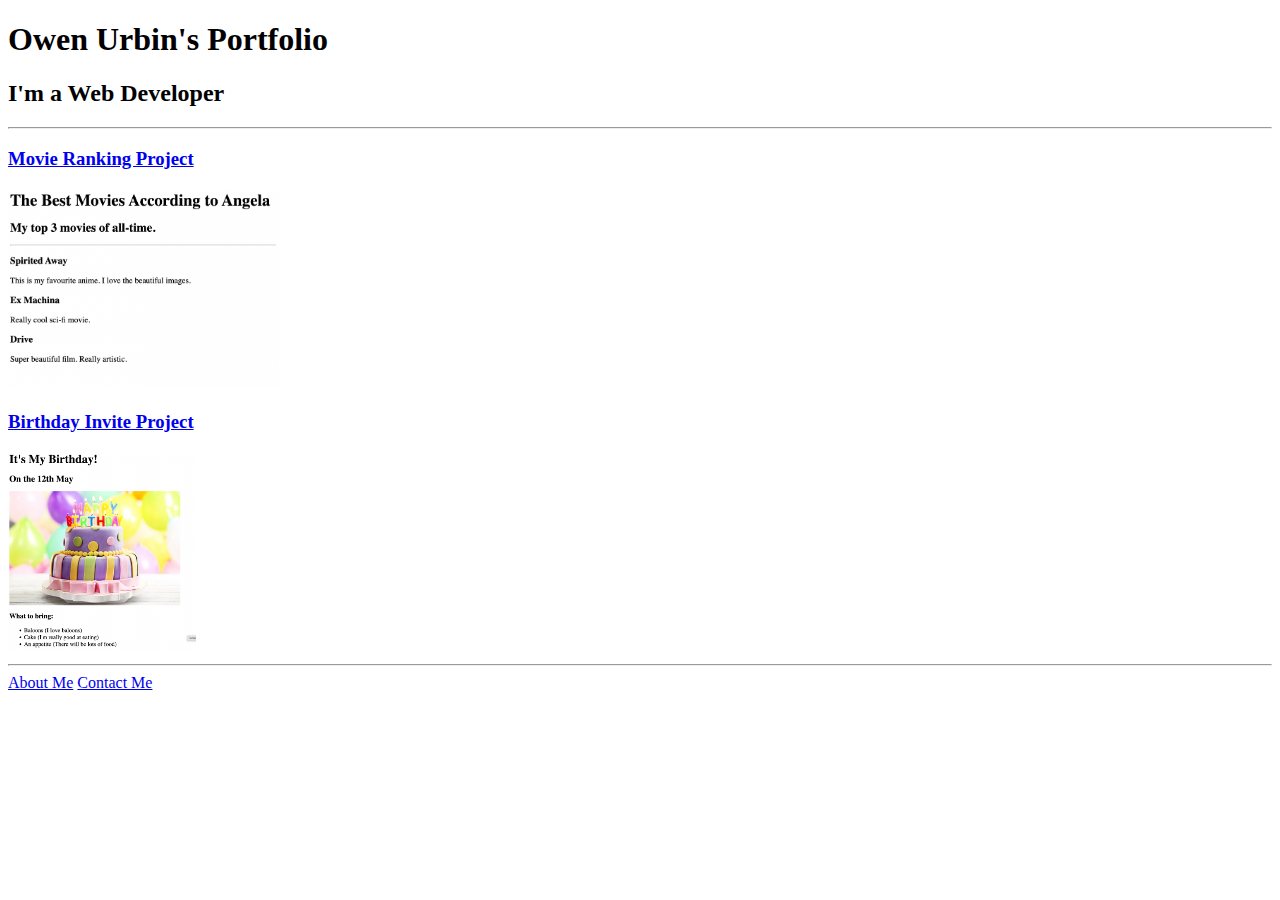
<file: index.html>
<!DOCTYPE html>
<html lang="en">

<head>
  <meta charset="UTF-8">
  <title>Owen Urbin's Portfolio</title>
</head>

<body>
  <h1>Owen Urbin's Portfolio</h1>
  <h2>I'm a Web Developer</h2>
  <hr />
  <h3><a href="./public/movie-ranking.html">Movie Ranking Project</a></h3>
  <img src="./assets/images/movie-ranking.png" height="200" alt="movie ranking project preview"/>
  <h3><a href="./public/birthday-invite.html">Birthday Invite Project</a></h3>
  <img src="./assets/images/birthday-invite.png" height="200" alt="birthday invite project preview"/>
  <hr />
  <a href="./public/about.html">About Me</a>
  <a href="./public/contact.html">Contact Me</a>
</body>

</html>
</file>
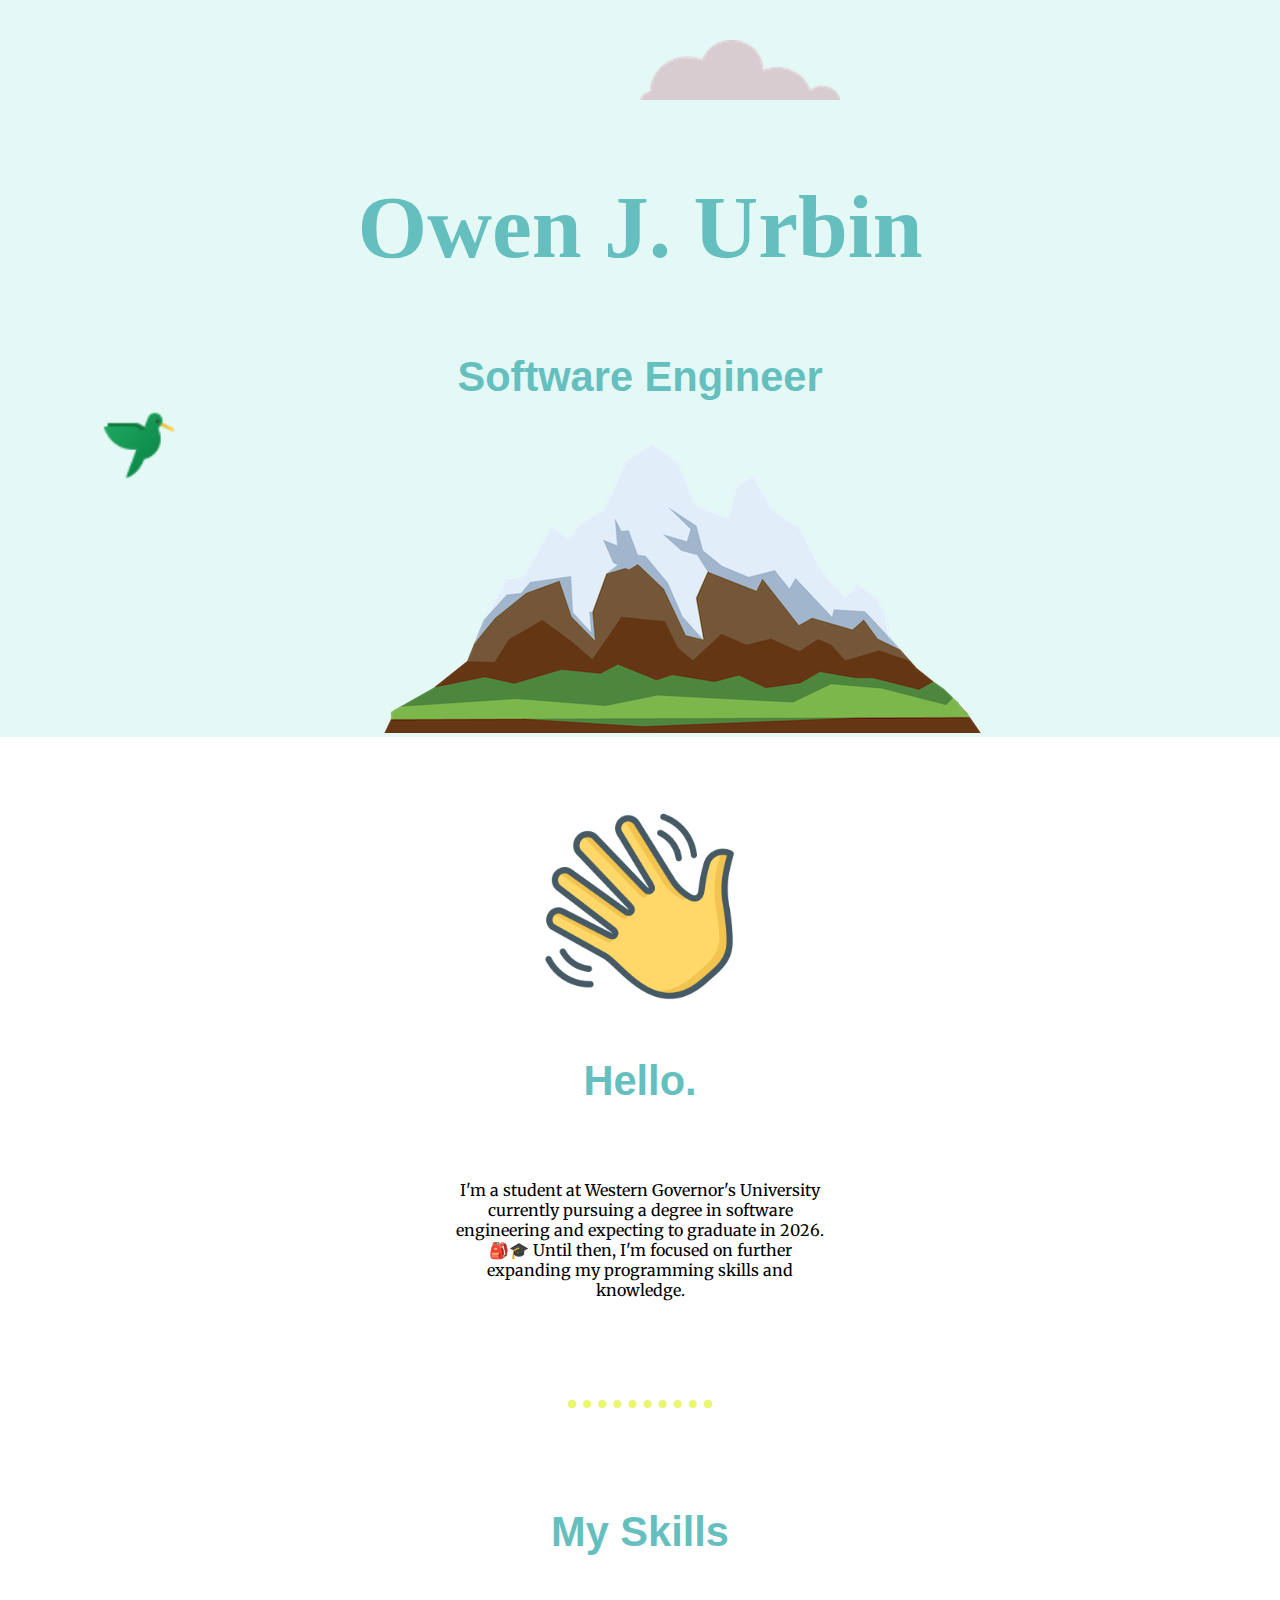
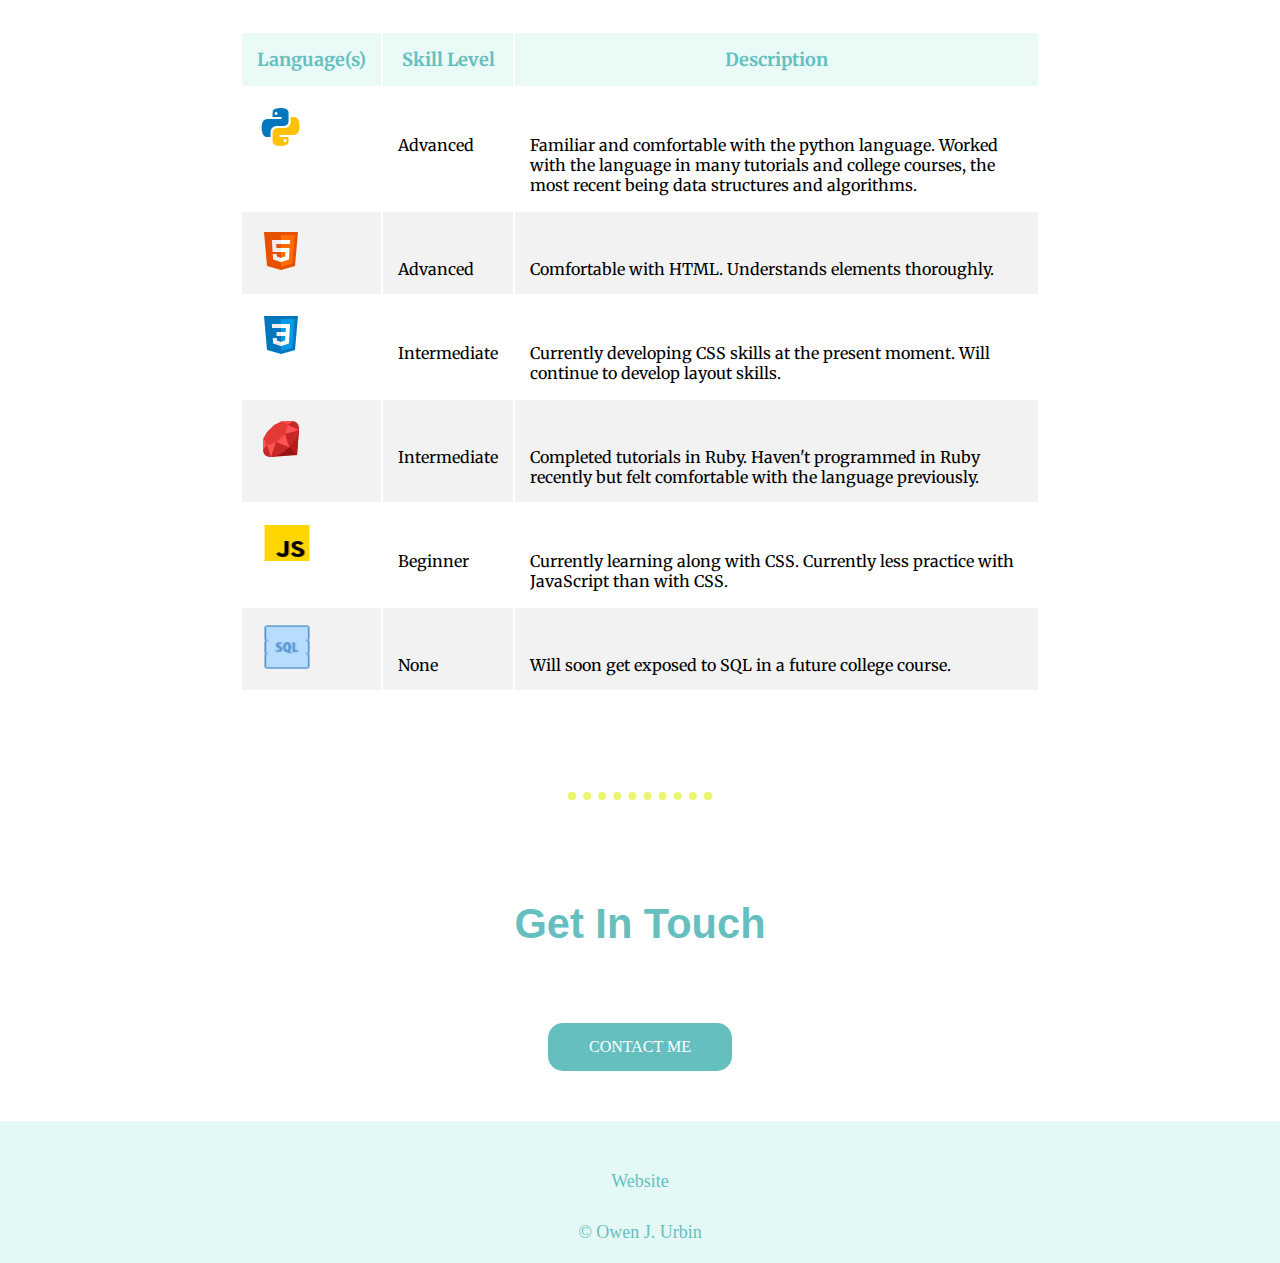
<file: 2capstone_project/index.html>
<html>
    <head>
    <meta http-equiv="Content-Type" content="text/html; charset=UTF-8">
  
    <title>Owen Urbin</title>
    <link rel="stylesheet" href="style.css">
    <link rel="preconnect" href="https://fonts.googleapis.com">
    <link rel="preconnect" href="https://fonts.gstatic.com" crossorigin="">
    <link href="https://fonts.googleapis.com/css2?family=Merriweather:ital,wght@0,300;0,400;0,700;0,900;1,300;1,400;1,700;1,900&amp;family=Sacramento&amp;display=swap" rel="stylesheet">
    </head>
  
  <body cz-shortcut-listen="true">
    <div class="top-container">
      <img class="cloud" src="./images/cloud.png" alt="cloud">
      <div class="top-heading">
        <h1>Owen J. Urbin</h1>
        <h2>Software Engineer</h2>
      </div>
      <img class="humming-bird" src="./images/humming-bird.png" alt="humming-bird">
      <img class="mountain" src="./images/mountain.png" alt="mountain-img">
    </div>
  
    <div class="middle-container">
      <div class="profile">
        <img src="./images/wave.png" alt="waving hand" class="waving">
        <h2>Hello.</h2>
        <p class="intro">I'm a student at Western Governor's University currently pursuing a degree in software engineering and expecting to graduate in 2026. &#x1F392;&#x1F393;
             Until then, I'm focused on further expanding my programming skills and knowledge.</p>
      </div>
      <hr>
      <div class="skills">
        <h2>My Skills</h2>
        <table>
            <thead>
                <tr>
                    <th>Language(s)</th>
                    <th>Skill Level</th>
                    <th>Description</th>
                </tr>
            </thead>
            <tbody>
                <tr>
                    <td><img src="./images/python.png" alt="Python"></td>
                    <td>Advanced</td>
                    <td>Familiar and comfortable with the python language. Worked with the language in many tutorials and college courses, the most recent being data structures and algorithms.</td>
                </tr>
                <tr>
                    <td><img src="./images/html.png" alt="HTML"></td>
                    <td>Advanced</td>
                    <td>Comfortable with HTML. Understands elements thoroughly.</td>
                </tr>
                <tr>
                    <td><img src="./images/css.png" alt="CSS"></td>
                    <td>Intermediate</td>
                    <td>Currently developing CSS skills at the present moment. Will continue to develop layout skills. </td>
                </tr>
                <tr>
                    <td><img src="./images/ruby.png" alt="Ruby"></td>
                    <td>Intermediate</td>
                    <td>Completed tutorials in Ruby. Haven't programmed in Ruby recently but felt comfortable with the language previously.</td>
                </tr>
                <tr>
                    <td><img src="./images/js.png" alt="JavaScript" class="lang-logos"></td>
                    <td>Beginner</td>
                    <td>Currently learning along with CSS. Currently less practice with JavaScript than with CSS.</td>
                </tr>
                <tr>
                    <td><img src="./images/sql.png" alt="SQL" class="lang-logos"></td>
                    <td>None</td>
                    <td>Will soon get exposed to SQL in a future college course.</td>
                </tr>
            </tbody>
          </table>
        </div>

        <hr>
        <div class="contact">
          <h2>Get In Touch</h2>

          <a class="btn" href="mailto:owenjurbin@gmail.com">CONTACT ME</a>
        </div>
      </div>
    </div>
    
    <div class="footer">
      <a class="footer-link" href="index.html" target="_blank">Website</a>
      <p class="copyright">© Owen J. Urbin</p>
    </div>
  
  
  
  </body>
  </html>
</file>
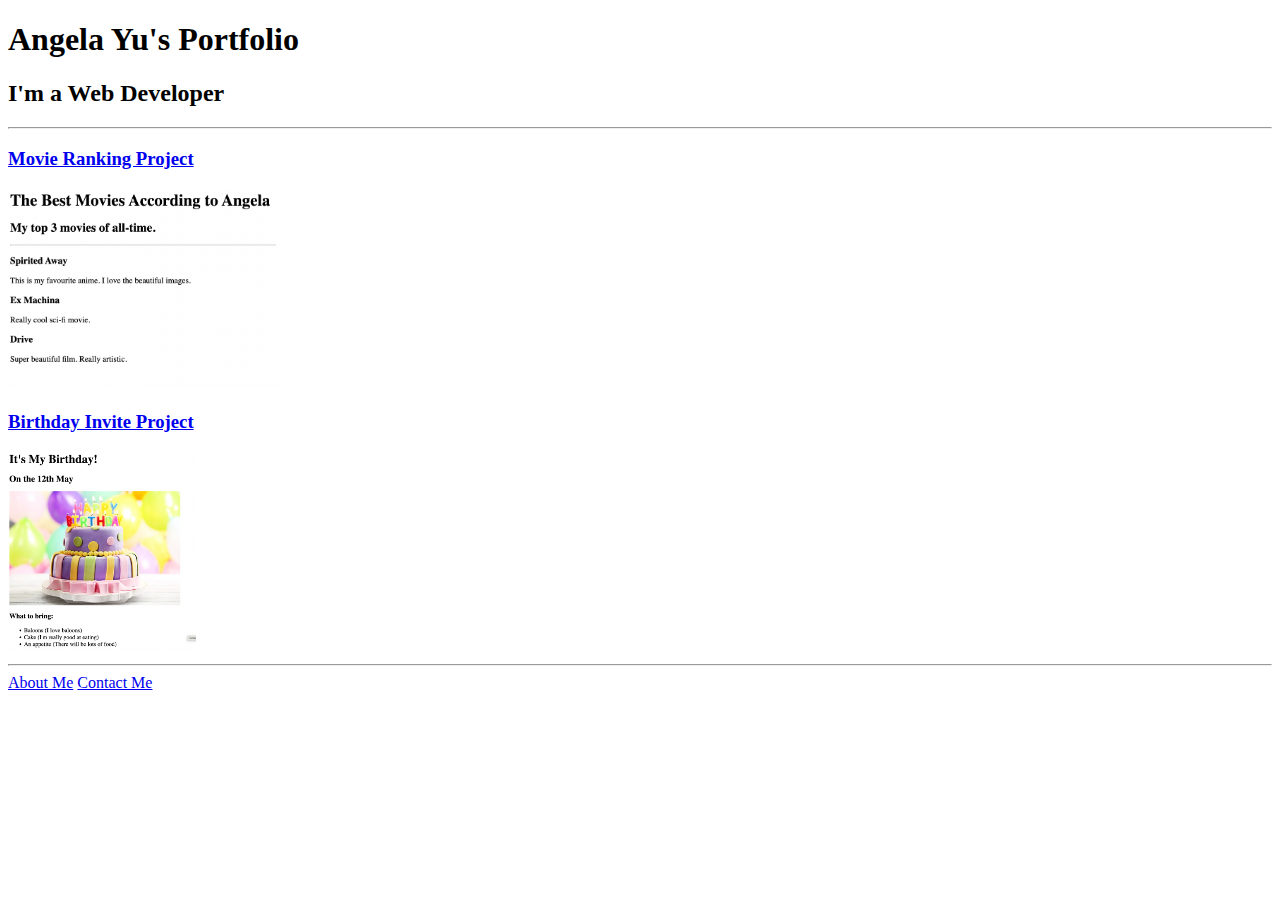
<file: solution.html>
<!DOCTYPE html>
<html lang="en">

<head>
  <meta charset="UTF-8">
  <title>Angela's Portfolio</title>
</head>

<body>
  <h1>Angela Yu's Portfolio</h1>
  <h2>I'm a Web Developer</h2>
  <hr />
  <h3><a href="./public/movie-ranking.html">Movie Ranking Project</a></h3>
  <img src="./assets/images/movie-ranking.png" height="200" alt="movie ranking project preview"/>
  <h3><a href="./public/birthday-invite.html">Birthday Invite Project</a></h3>
  <img src="./assets/images/birthday-invite.png" height="200" alt="birthday invite project preview"/>
  <hr />
  <a href="./public/about.html">About Me</a>
  <a href="./public/contact.html">Contact Me</a>
</body>

</html>
</file>
<file: 2capstone_project/style.css>
* {
    margin: 0;
    padding: 0;
    border: 0;
    outline: 0;
    vertical-align: baseline;
    background: transparent;
}


.top-container {
    background-color: #e4f9f5;
    text-align: center;
    position: relative;
}


.cloud {
    position: absolute;
    right: 400px;
    margin: 40px;
    width: 200px;
    height: 60px;
}

.top-heading {
    position: relative;
    top: 100px;
}

h1 {
    padding: 75px;
    font-size: 5.6rem;
    font-family: cursive;
    color: #66bfbf;
}

#mountain {
    margin-top: 100px;
}

h2 {
    font-family: 'Montserrat', sans-serif;
    font-size: 2.6rem;
    padding-bottom: 75px;
    color: #66bfbf;
}

.humming-bird {
    position: relative;
    bottom: 250px;
    right: 200px;
    height: 80px;
    width: 80px;

}

.middle-container {
        text-align: center;
        position: relative;
}

.profile {
    margin: 20px;
}

.waving {
    height: 200px;
    width: 200px;
    padding: 50px;
}

.intro {
    font-family: 'Merriweather', serif;
    width: 30%;
    margin: auto;
}

hr {
    border: 8px dotted #eaf66e;
    border-bottom: none;
    width: 10%;
    margin: 100px auto;
}

.wrapper {
    display: grid;
    grid-template-columns: 6fr 6fr;
}

table {
    margin-left: auto;
    margin-right: auto;
    width: 800px;
    border-color: rgba(255, 255, 255, 0.2);
}

th {
    color: #66bfbf;
    font-size: large;
    background-color: rgba(255,255,255,0.2);
}

th, td {
    padding: 15px;
    font-family: 'Merriweather', serif;
}

thead {
		background-color: #e4f9f5;
}

tr:nth-child(even) {
    background-color: #f2f2f2;
  }

.lang-logos {
    height: 48px;
    width: 60px;
}

.btn {
    background-color: #66bfbf;
    color: white;
    padding: 15px 32px;
    text-align: center;
    text-decoration: none;
    display: inline-block;
    font-size: 16px;
    border-radius: 15px;
    width: 120px;
    margin-bottom: 50px;
  }


.footer {
    text-align: center;
    background-color: #e4f9f5;
    font-size: large;
    color: #66bfbf;
    padding: 50px 0 20px;
}

.footer-link, .footer-link:visited {
    text-decoration: none;
    color: #66bfbf;
}

.copyright {
    padding-top: 30px;
}
</file>
